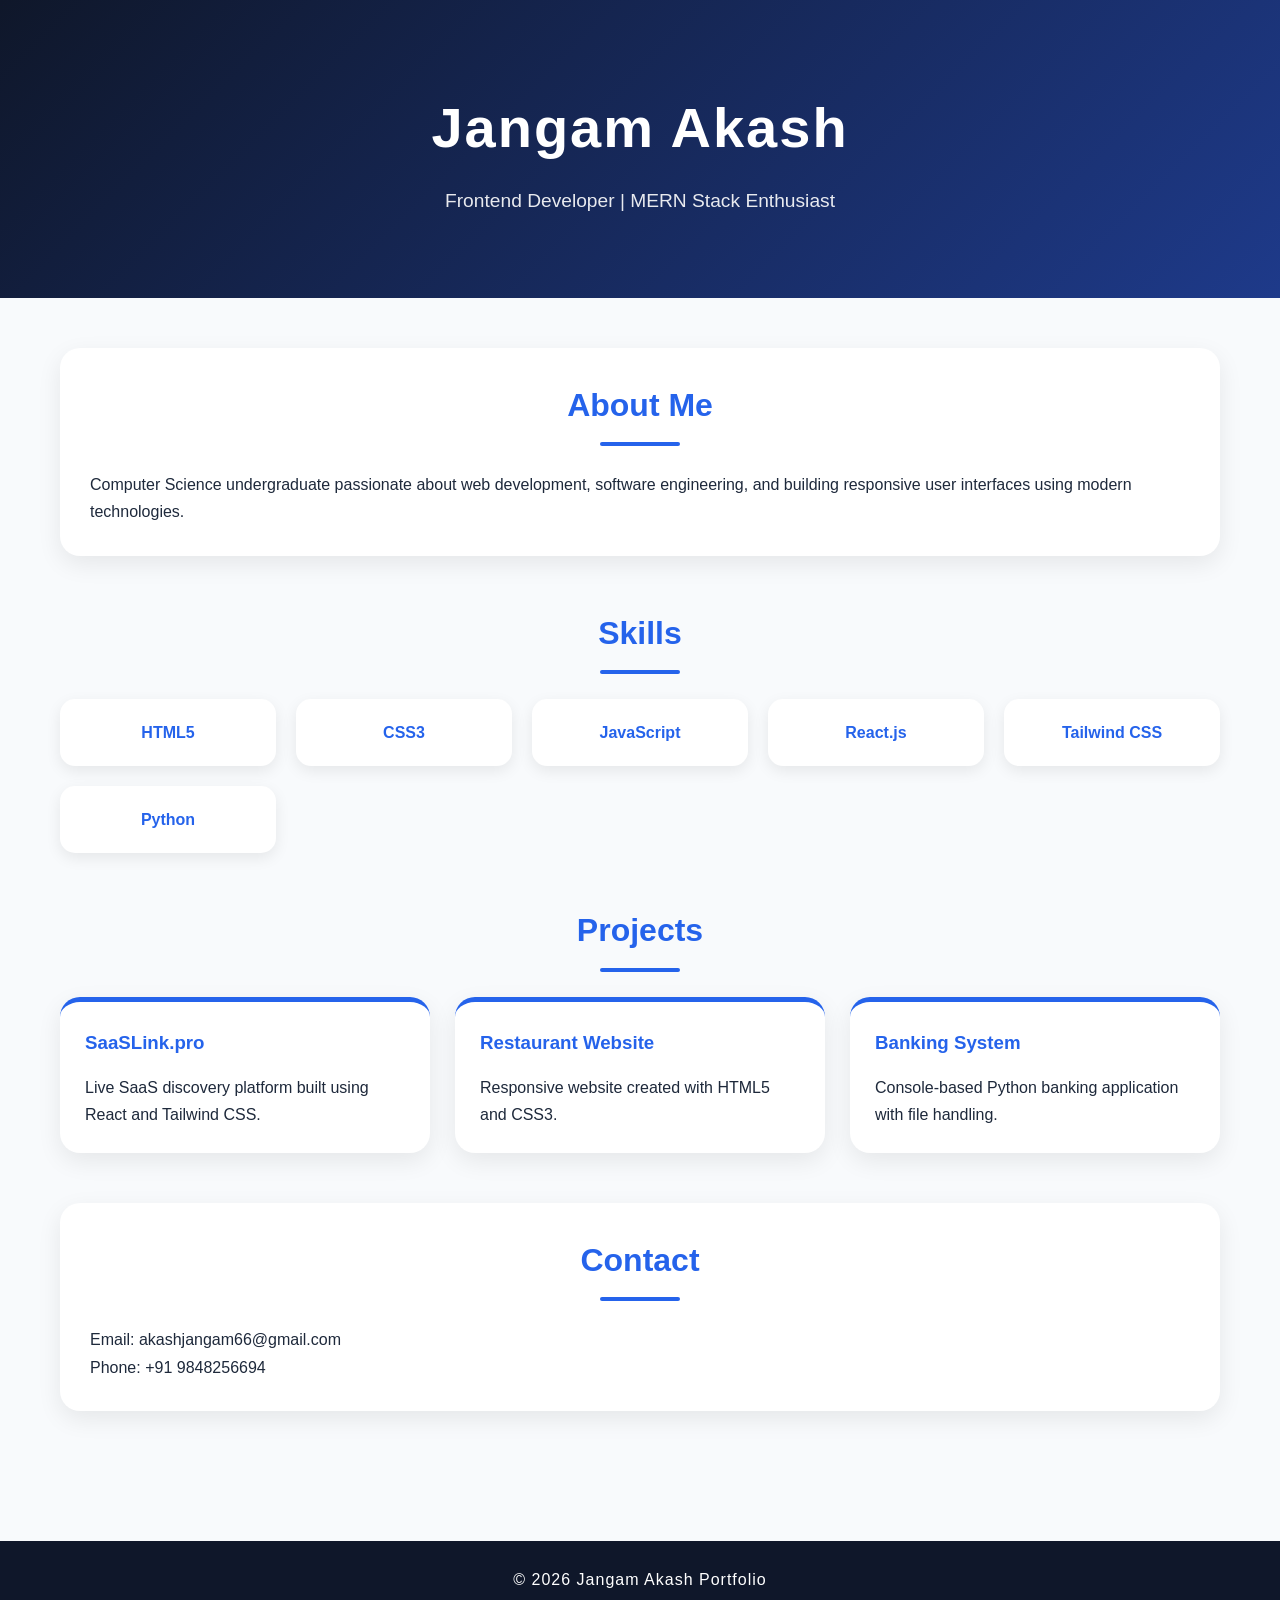
<file: day 11/index.html>
<!DOCTYPE html>
<html lang="en">
<head>
    <meta charset="UTF-8">
    <meta name="viewport" content="width=device-width, initial-scale=1.0">
    <title>Jangam Akash Portfolio</title>
    <link rel="stylesheet" href="style.css">
</head>
<body>

    <header>
        <h1>Jangam Akash</h1>
        <p>Frontend Developer | MERN Stack Enthusiast</p>
    </header>

    <main>

        <section class="card">
            <h2>About Me</h2>
            <p>
                Computer Science undergraduate passionate about web development,
                software engineering, and building responsive user interfaces
                using modern technologies.
            </p>
        </section>

        <section>
            <h2>Skills</h2>

            <div class="skills-container">
                <div class="skill-card">HTML5</div>
                <div class="skill-card">CSS3</div>
                <div class="skill-card">JavaScript</div>
                <div class="skill-card">React.js</div>
                <div class="skill-card">Tailwind CSS</div>
                <div class="skill-card">Python</div>
            </div>
        </section>

        <section>
            <h2>Projects</h2>

            <div class="projects-container">

                <div class="project-card">
                    <h3>SaaSLink.pro</h3>
                    <p>Live SaaS discovery platform built using React and Tailwind CSS.</p>
                </div>

                <div class="project-card">
                    <h3>Restaurant Website</h3>
                    <p>Responsive website created with HTML5 and CSS3.</p>
                </div>

                <div class="project-card">
                    <h3>Banking System</h3>
                    <p>Console-based Python banking application with file handling.</p>
                </div>

            </div>
        </section>

        <section class="card">
            <h2>Contact</h2>
            <p>Email: akashjangam66@gmail.com</p>
            <p>Phone: +91 9848256694</p>
        </section>

    </main>

    <footer>
        <p>&copy; 2026 Jangam Akash Portfolio</p>
    </footer>

</body>
</html>
</file>
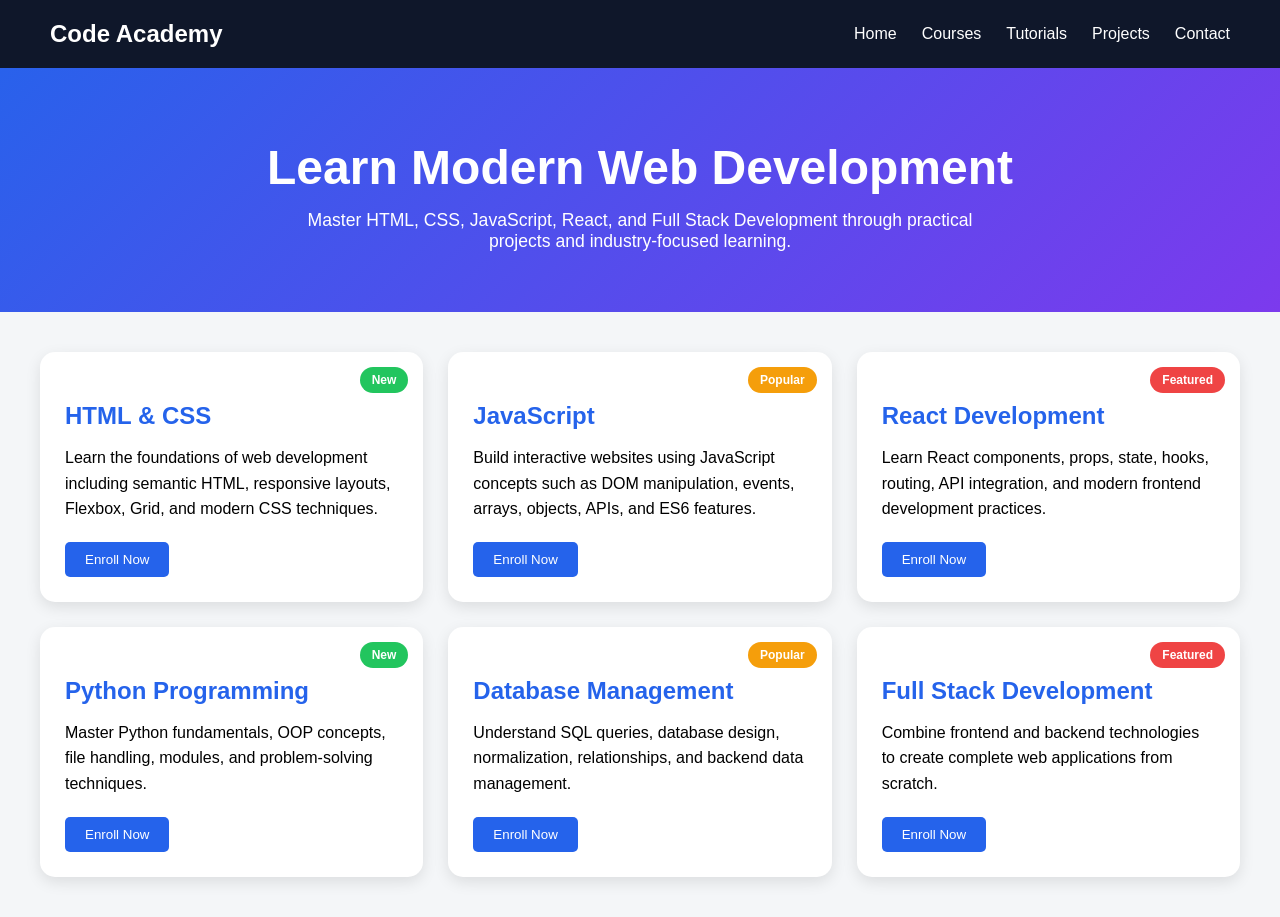
<file: day 12/index.html>
<!DOCTYPE html>
<html lang="en">
<head>
    <meta charset="UTF-8">
    <meta name="viewport" content="width=device-width, initial-scale=1.0">
    <title>Navbar and Badges</title>
    <link rel="stylesheet" href="style.css">
</head>
<body>

    <nav class="navbar">
        <div class="logo">Code Academy</div>

        <ul class="nav-links">
            <li><a href="#">Home</a></li>
            <li><a href="#">Courses</a></li>
            <li><a href="#">Tutorials</a></li>
            <li><a href="#">Projects</a></li>
            <li><a href="#">Contact</a></li>
        </ul>
    </nav>

    <header class="hero">
        <h1>Learn Modern Web Development</h1>
        <p>
            Master HTML, CSS, JavaScript, React, and Full Stack Development
            through practical projects and industry-focused learning.
        </p>
    </header>

    <main class="cards-container">

        <div class="card">
            <span class="badge new">New</span>

            <h2>HTML & CSS</h2>

            <p>
                Learn the foundations of web development including semantic HTML,
                responsive layouts, Flexbox, Grid, and modern CSS techniques.
            </p>

            <button>Enroll Now</button>
        </div>

        <div class="card">
            <span class="badge popular">Popular</span>

            <h2>JavaScript</h2>

            <p>
                Build interactive websites using JavaScript concepts such as
                DOM manipulation, events, arrays, objects, APIs, and ES6 features.
            </p>

            <button>Enroll Now</button>
        </div>

        <div class="card">
            <span class="badge featured">Featured</span>

            <h2>React Development</h2>

            <p>
                Learn React components, props, state, hooks, routing,
                API integration, and modern frontend development practices.
            </p>

            <button>Enroll Now</button>
        </div>

        <div class="card">
            <span class="badge new">New</span>

            <h2>Python Programming</h2>

            <p>
                Master Python fundamentals, OOP concepts, file handling,
                modules, and problem-solving techniques.
            </p>

            <button>Enroll Now</button>
        </div>

        <div class="card">
            <span class="badge popular">Popular</span>

            <h2>Database Management</h2>

            <p>
                Understand SQL queries, database design, normalization,
                relationships, and backend data management.
            </p>

            <button>Enroll Now</button>
        </div>

        <div class="card">
            <span class="badge featured">Featured</span>

            <h2>Full Stack Development</h2>

            <p>
                Combine frontend and backend technologies to create complete
                web applications from scratch.
            </p>

            <button>Enroll Now</button>
        </div>

    </main>

</body>
</html>
</file>
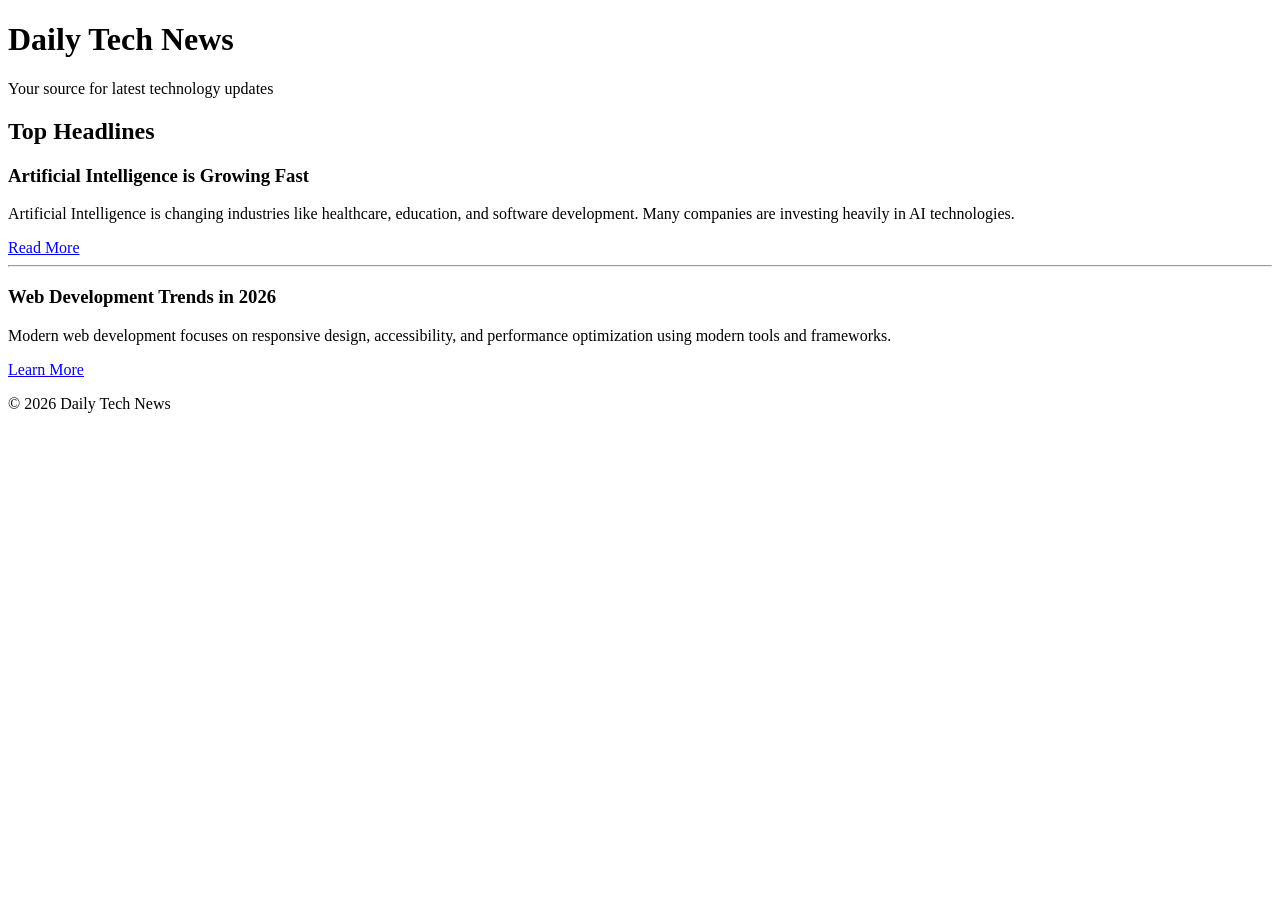
<file: day 4/index.html>
<!DOCTYPE html>
<html lang="en">

<head>
    <meta charset="UTF-8">
    <meta name="viewport" content="width=device-width, initial-scale=1.0">
    <title>News Article Layout</title>
</head>

<body>

    <!-- Header Section -->
    <header>
        <h1>Daily Tech News</h1>
        <p>Your source for latest technology updates</p>
    </header>

    <!-- Main Content -->
    <main>

        <!-- News Section -->
        <section>

            <h2>Top Headlines</h2>

            <!-- Article 1 -->
            <article>
                <h3>Artificial Intelligence is Growing Fast</h3>

                <p>
                    Artificial Intelligence is changing industries like healthcare,
                    education, and software development. Many companies are investing
                    heavily in AI technologies.
                </p>

                <a href="https://openai.com/" target="_blank">
                    Read More
                </a>
            </article>

            <hr>

            <!-- Article 2 -->
            <article>
                <h3>Web Development Trends in 2026</h3>

                <p>
                    Modern web development focuses on responsive design,
                    accessibility, and performance optimization using modern tools
                    and frameworks.
                </p>

                <a href="https://developer.mozilla.org/" target="_blank">
                    Learn More
                </a>
            </article>

        </section>

    </main>

    <!-- Footer -->
    <footer>
        <p>&copy; 2026 Daily Tech News</p>
    </footer>

</body>

</html>
</file>
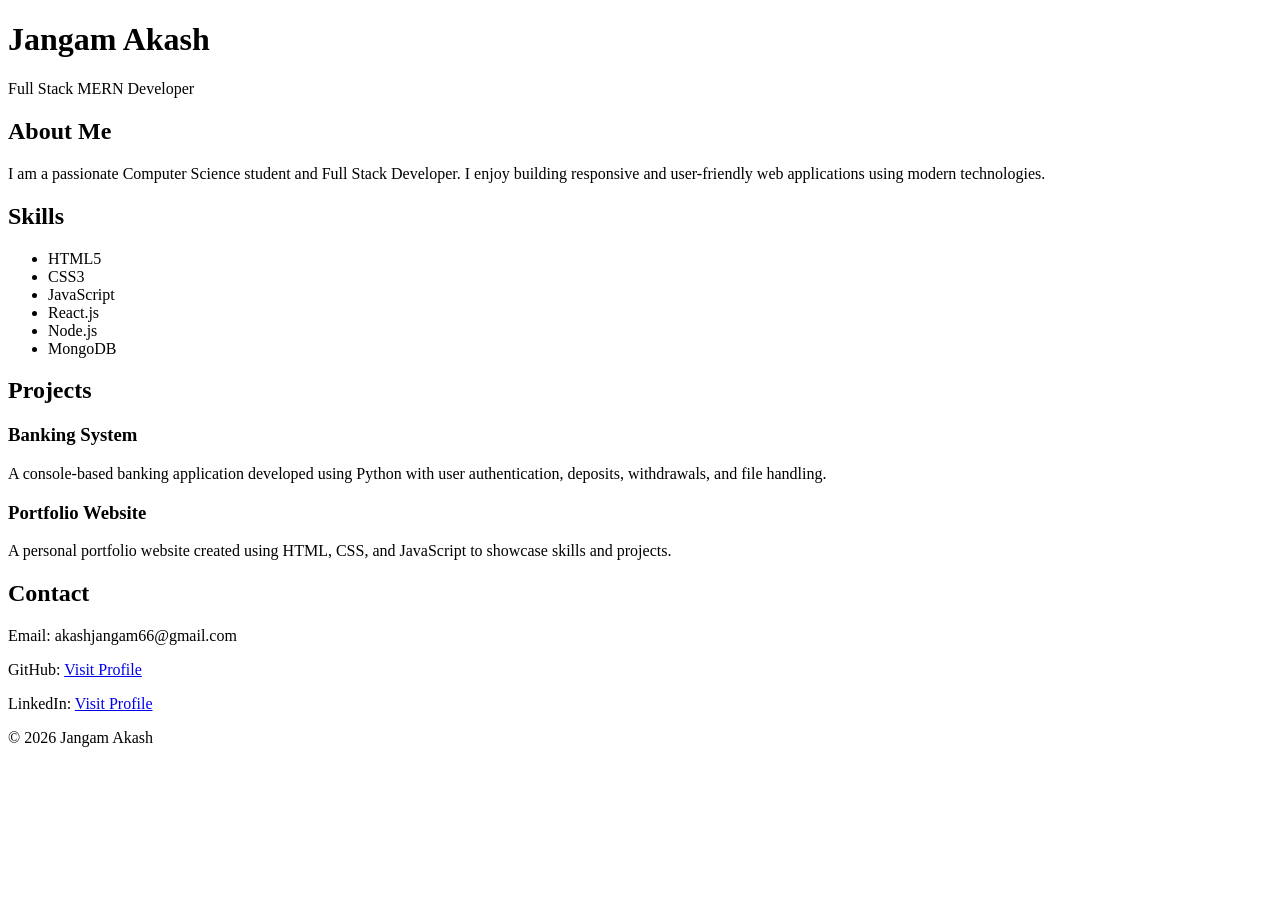
<file: day 5/index.html>
<!DOCTYPE html>
<html lang="en">

<head>
    <meta charset="UTF-8">
    <meta name="viewport" content="width=device-width, initial-scale=1.0">
    <title>My Portfolio</title>
</head>

<body>

    <!-- Header Section -->
    <header>
        <h1>Jangam Akash</h1>
        <p>Full Stack MERN Developer</p>
    </header>

    <!-- Main Content -->
    <main>

        <!-- About Section -->
        <section>
            <h2>About Me</h2>

            <p>
                I am a passionate Computer Science student and Full Stack Developer.
                I enjoy building responsive and user-friendly web applications using
                modern technologies.
            </p>
        </section>

        <!-- Skills Section -->
        <section>
            <h2>Skills</h2>

            <ul>
                <li>HTML5</li>
                <li>CSS3</li>
                <li>JavaScript</li>
                <li>React.js</li>
                <li>Node.js</li>
                <li>MongoDB</li>
            </ul>
        </section>

        <!-- Projects Section -->
        <section>
            <h2>Projects</h2>

            <article>
                <h3>Banking System</h3>

                <p>
                    A console-based banking application developed using Python with
                    user authentication, deposits, withdrawals, and file handling.
                </p>
            </article>

            <article>
                <h3>Portfolio Website</h3>

                <p>
                    A personal portfolio website created using HTML, CSS, and JavaScript
                    to showcase skills and projects.
                </p>
            </article>
        </section>

        <!-- Contact Section -->
        <section>
            <h2>Contact</h2>

            <p>Email: akashjangam66@gmail.com</p>

            <p>
                GitHub:
                <a href="https://github.com/akashjangam/akashjangam" target="_blank">
                    Visit Profile
                </a>
            </p>

            <p>
                LinkedIn:
                <a href="https://www.linkedin.com/in/akashjangam/" target="_blank">
                    Visit Profile
                </a>
            </p>
        </section>

    </main>

    <!-- Footer -->
    <footer>
        <p>&copy; 2026 Jangam Akash</p>
    </footer>

</body>

</html>
</file>
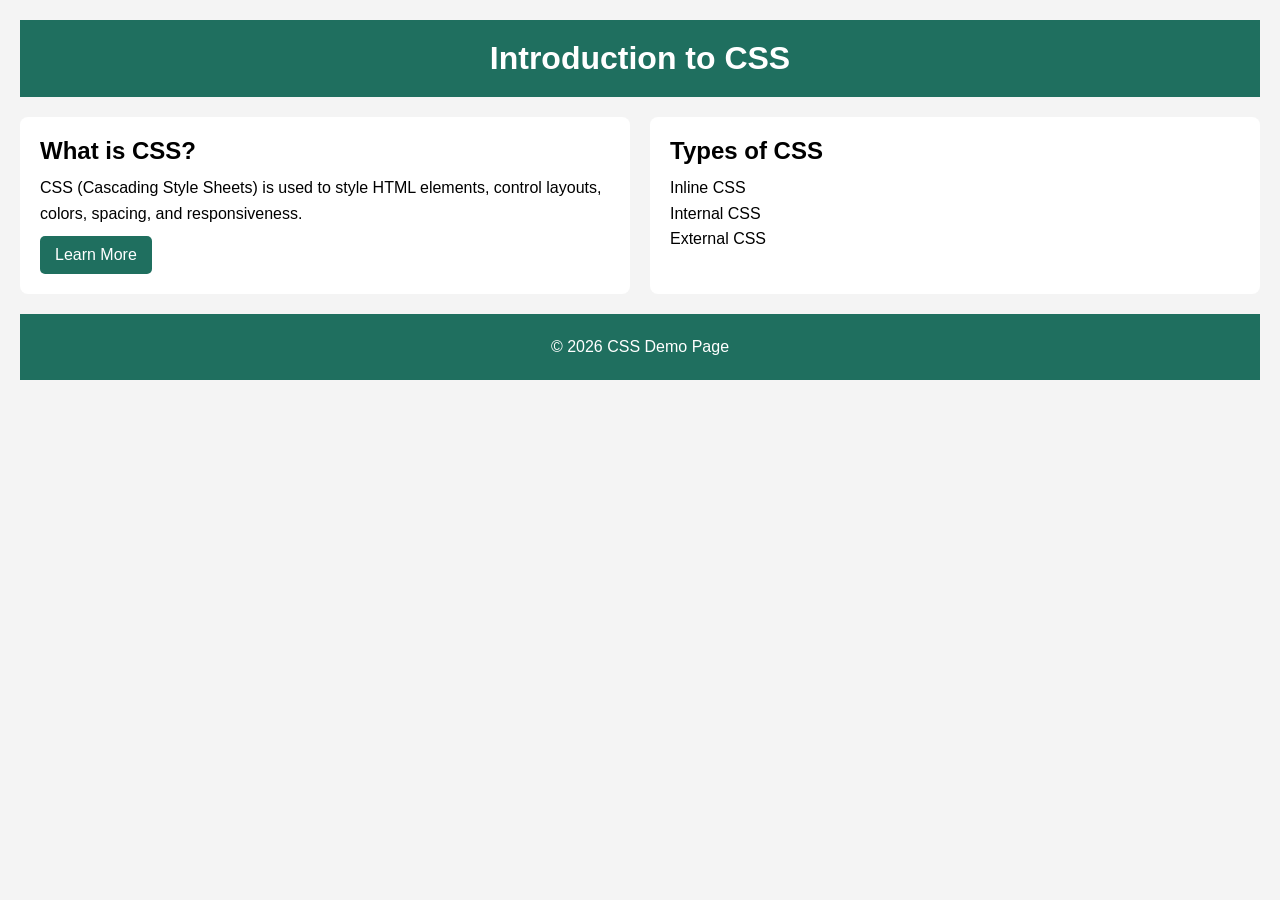
<file: day 7/index.html>
<!DOCTYPE html>
<html lang="en">
<head>
    <meta charset="UTF-8">
    <meta name="viewport" content="width=device-width, initial-scale=1.0">
    <title>CSS Concepts</title>
    <link rel="stylesheet" href="style.css">
</head>
<body>

    <header>
        <h1>Introduction to CSS</h1>
    </header>

    <main>
        <section class="card">
            <h2>What is CSS?</h2>
            <p>
                CSS (Cascading Style Sheets) is used to style HTML elements,
                control layouts, colors, spacing, and responsiveness.
            </p>

            <a href="#">Learn More</a>
        </section>

        <section class="card">
            <h2>Types of CSS</h2>
            <ul>
                <li>Inline CSS</li>
                <li>Internal CSS</li>
                <li>External CSS</li>
            </ul>
        </section>
    </main>

    <footer>
        <p>&copy; 2026 CSS Demo Page</p>
    </footer>

</body>
</html>
</file>
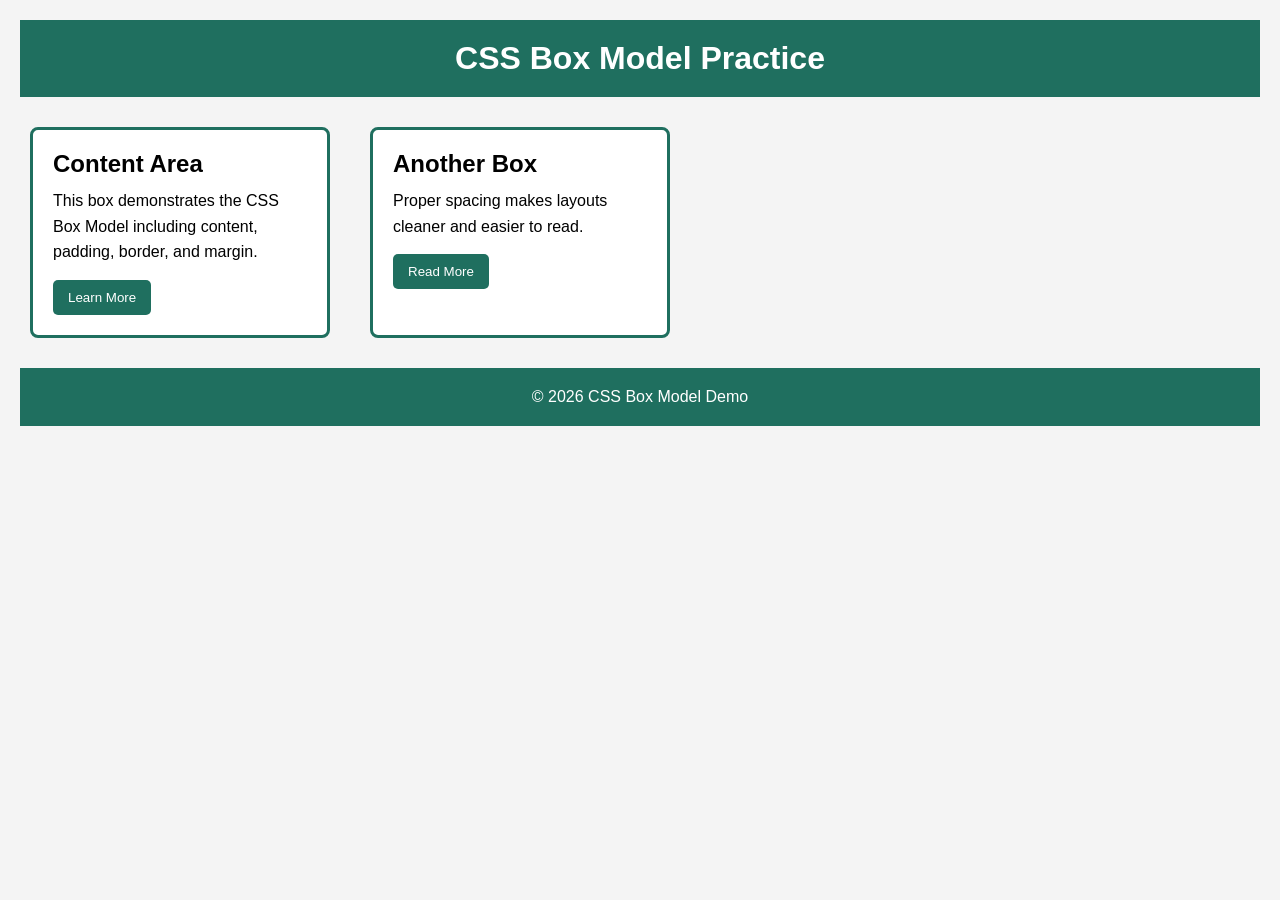
<file: day 8/index.html>
<!DOCTYPE html>
<html lang="en">
<head>
    <meta charset="UTF-8">
    <meta name="viewport" content="width=device-width, initial-scale=1.0">
    <title>Box Model Practice</title>
    <link rel="stylesheet" href="style.css">
</head>
<body>

    <header>
        <h1>CSS Box Model Practice</h1>
    </header>

    <main>
        <div class="box">
            <h2>Content Area</h2>
            <p>
                This box demonstrates the CSS Box Model including
                content, padding, border, and margin.
            </p>
            <button>Learn More</button>
        </div>

        <div class="box">
            <h2>Another Box</h2>
            <p>
                Proper spacing makes layouts cleaner and easier to read.
            </p>
            <button>Read More</button>
        </div>
    </main>

    <footer>
        <p>&copy; 2026 CSS Box Model Demo</p>
    </footer>

</body>
</html>
</file>
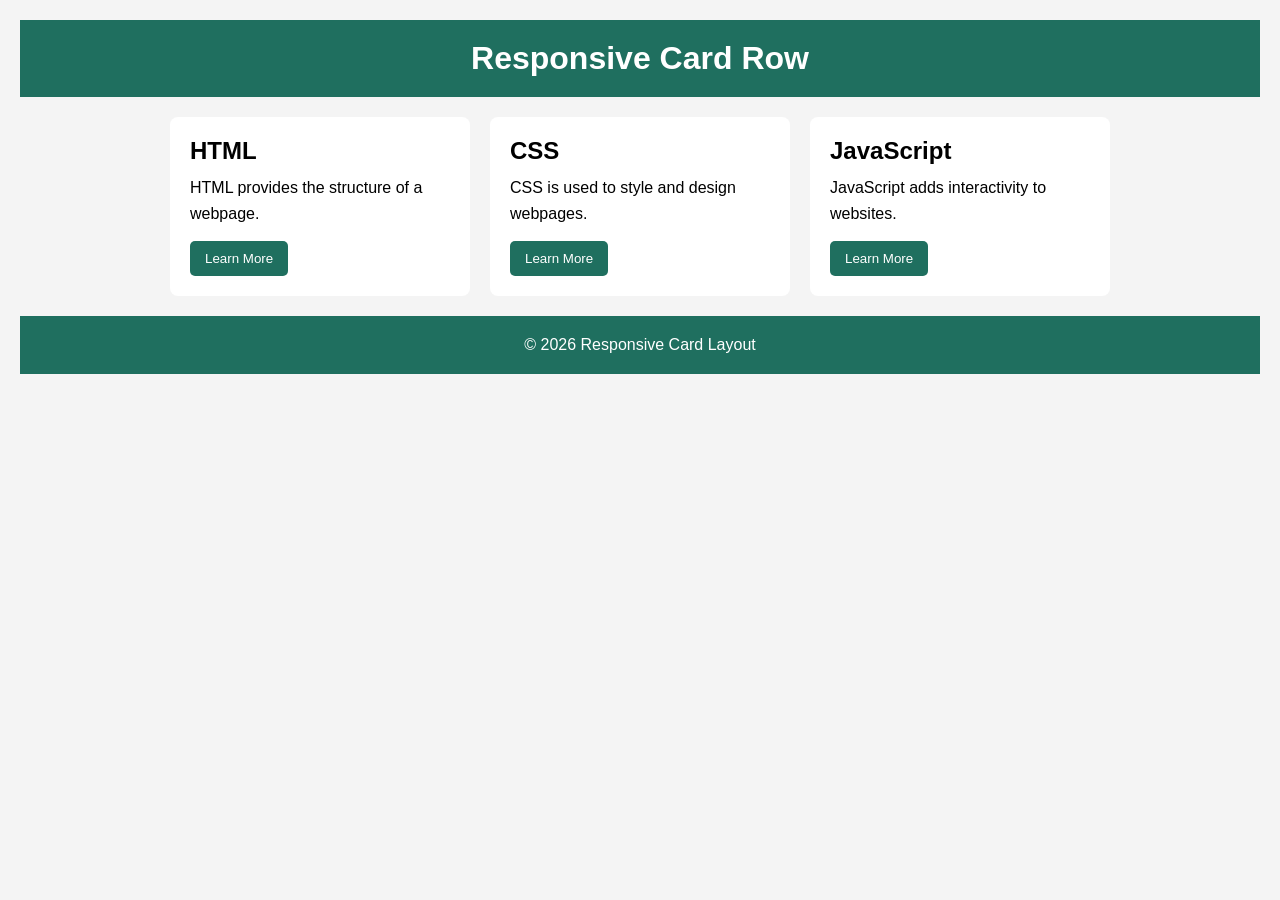
<file: day 9/index.html>
<!DOCTYPE html>
<html lang="en">
<head>
    <meta charset="UTF-8">
    <meta name="viewport" content="width=device-width, initial-scale=1.0">
    <title>Responsive Card Row</title>
    <link rel="stylesheet" href="style.css">
</head>
<body>

    <header>
        <h1>Responsive Card Row</h1>
    </header>

    <main class="container">
        <div class="card">
            <h2>HTML</h2>
            <p>HTML provides the structure of a webpage.</p>
            <button>Learn More</button>
        </div>

        <div class="card">
            <h2>CSS</h2>
            <p>CSS is used to style and design webpages.</p>
            <button>Learn More</button>
        </div>

        <div class="card">
            <h2>JavaScript</h2>
            <p>JavaScript adds interactivity to websites.</p>
            <button>Learn More</button>
        </div>
    </main>

    <footer>
        <p>&copy; 2026 Responsive Card Layout</p>
    </footer>

</body>
</html>
</file>
<file: day 11/style.css>
*{
    margin:0;
    padding:0;
    box-sizing:border-box;
}

html{
    scroll-behavior:smooth;
}

body{
    font-family:'Segoe UI',sans-serif;
    background:#f8fafc;
    color:#1e293b;
    line-height:1.7;
}

header{
    background:linear-gradient(135deg,#0f172a,#1e3a8a);
    color:white;
    text-align:center;
    padding:80px 20px;
}

header h1{
    font-size:3.5rem;
    margin-bottom:10px;
    letter-spacing:2px;
}

header p{
    font-size:1.2rem;
    opacity:0.9;
}

main{
    max-width:1200px;
    margin:auto;
    padding:50px 20px;
}

section{
    margin-bottom:50px;
}

h2{
    color:#2563eb;
    margin-bottom:25px;
    font-size:2rem;
    text-align:center;
    position:relative;
}

h2::after{
    content:"";
    width:80px;
    height:4px;
    background:#2563eb;
    display:block;
    margin:10px auto;
    border-radius:10px;
}

.card{
    background:white;
    padding:30px;
    border-radius:20px;
    box-shadow:0 8px 25px rgba(0,0,0,0.08);
    transition:0.3s;
}

.card:hover{
    transform:translateY(-8px);
}

.skills-container{
    display:grid;
    grid-template-columns:repeat(auto-fit,minmax(180px,1fr));
    gap:20px;
}

.skill-card{
    background:white;
    color:#2563eb;
    padding:20px;
    text-align:center;
    border-radius:15px;
    font-weight:bold;
    box-shadow:0 5px 15px rgba(0,0,0,0.08);
    transition:0.3s;
    cursor:pointer;
}

.skill-card:hover{
    background:#2563eb;
    color:white;
    transform:scale(1.05);
}

.projects-container{
    display:grid;
    grid-template-columns:repeat(auto-fit,minmax(300px,1fr));
    gap:25px;
}

.project-card{
    background:white;
    padding:25px;
    border-radius:20px;
    box-shadow:0 8px 25px rgba(0,0,0,0.08);
    transition:0.3s;
    border-top:5px solid #2563eb;
}

.project-card:hover{
    transform:translateY(-10px);
    box-shadow:0 15px 35px rgba(37,99,235,0.2);
}

.project-card h3{
    color:#2563eb;
    margin-bottom:15px;
}

.contact{
    background:white;
    padding:30px;
    border-radius:20px;
    text-align:center;
    box-shadow:0 8px 25px rgba(0,0,0,0.08);
}

.contact p{
    margin:10px 0;
    font-size:1.1rem;
}

footer{
    background:#0f172a;
    color:white;
    text-align:center;
    padding:25px;
    margin-top:30px;
}

footer p{
    letter-spacing:1px;
}

@media(max-width:992px){

    header h1{
        font-size:2.8rem;
    }

    h2{
        font-size:1.8rem;
    }
}

@media(max-width:768px){

    header{
        padding:60px 15px;
    }

    header h1{
        font-size:2.2rem;
    }

    header p{
        font-size:1rem;
    }

    main{
        padding:30px 15px;
    }

    .card,
    .project-card,
    .contact{
        padding:20px;
    }
}

@media(max-width:480px){

    header h1{
        font-size:1.8rem;
    }

    h2{
        font-size:1.5rem;
    }

    .skills-container,
    .projects-container{
        grid-template-columns:1fr;
    }
}
</file>
<file: day 12/style.css>
*{
    margin:0;
    padding:0;
    box-sizing:border-box;
}

body{
    font-family:'Segoe UI',sans-serif;
    background:#f4f6f8;
}

.navbar{
    position:fixed;
    top:0;
    width:100%;
    background:#0f172a;
    color:white;
    display:flex;
    justify-content:space-between;
    align-items:center;
    padding:20px 50px;
    z-index:1000;
}

.logo{
    font-size:1.5rem;
    font-weight:bold;
}

.nav-links{
    display:flex;
    list-style:none;
    gap:25px;
}

.nav-links a{
    text-decoration:none;
    color:white;
    transition:0.3s;
}

.nav-links a:hover{
    color:#38bdf8;
}

.hero{
    padding:140px 20px 60px;
    text-align:center;
    background:linear-gradient(135deg,#2563eb,#7c3aed);
    color:white;
}

.hero h1{
    font-size:3rem;
    margin-bottom:15px;
}

.hero p{
    max-width:700px;
    margin:auto;
    font-size:1.1rem;
}

.cards-container{
    display:grid;
    grid-template-columns:repeat(3,1fr);
    gap:25px;
    padding:40px;
}

.card{
    position:relative;
    background:white;
    padding:25px;
    border-radius:15px;
    box-shadow:0 5px 15px rgba(0,0,0,0.1);
    transition:0.3s;
}

.card:hover{
    transform:translateY(-8px);
}

.badge{
    position:absolute;
    top:15px;
    right:15px;
    color:white;
    padding:6px 12px;
    border-radius:20px;
    font-size:12px;
    font-weight:bold;
}

.new{
    background:#22c55e;
}

.popular{
    background:#f59e0b;
}

.featured{
    background:#ef4444;
}

.card h2{
    margin-top:25px;
    margin-bottom:15px;
    color:#2563eb;
}

.card p{
    margin-bottom:20px;
    line-height:1.6;
}

button{
    background:#2563eb;
    color:white;
    border:none;
    padding:10px 20px;
    border-radius:5px;
    cursor:pointer;
}

button:hover{
    background:#1d4ed8;
}

@media(max-width:768px){

    .navbar{
        flex-direction:column;
        gap:15px;
        padding:15px;
    }

    .nav-links{
        flex-direction:column;
        text-align:center;
    }

    .hero h1{
        font-size:2rem;
    }

    .cards-container{
        grid-template-columns:1fr;
        padding:20px;
    }

}
</file>
<file: day 7/style.css>
* {
    margin: 0;
    padding: 0;
    box-sizing: border-box;
}

body {
    font-family: Arial, sans-serif;
    background-color: #f4f4f4;
    padding: 20px;
}

header,
footer {
    background-color: #1f6f5f;
    color: white;
    text-align: center;
    padding: 20px;
}

main {
    display: flex;
    gap: 20px;
    margin: 20px 0;
}

.card {
    flex: 1;
    background: white;
    padding: 20px;
    border-radius: 8px;
}
.card ul li{
    list-style: none;
}

h2 {
    margin-bottom: 10px;
}

p,
li {
    line-height: 1.6;
}

a {
    display: inline-block;
    margin-top: 10px;
    text-decoration: none;
    background: #1f6f5f;
    color: white;
    padding: 10px 15px;
    border-radius: 5px;
}

a:hover,
a:focus {
    background: #145247;
}


@media (max-width: 768px) {
    main {
        flex-direction: column;
    }
}
</file>
<file: day 8/style.css>
* {
    margin: 0;
    padding: 0;
    box-sizing: border-box;
}

body {
    font-family: Arial, sans-serif;
    background-color: #f4f4f4;
    padding: 20px;
}

header,
footer {
    background-color: #1f6f5f;
    color: white;
    text-align: center;
    padding: 20px;
}

main {
    display: flex;
    gap: 20px;
    margin: 20px 0;
}

.box {
    background-color: white;
    width: 300px;
    padding: 20px;
    border: 3px solid #1f6f5f;
    margin: 10px;
    border-radius: 8px;
}

.box h2 {
    margin-bottom: 10px;
}

.box p {
    margin-bottom: 15px;
    line-height: 1.6;
}

button {
    background-color: #1f6f5f;
    color: white;
    border: none;
    padding: 10px 15px;
    cursor: pointer;
    border-radius: 5px;
}

button:hover,
button:focus {
    background-color: #145247;
}
@media (max-width: 768px) {
    main {
        flex-direction: column;
        align-items: center;
    }

    .box {
        width: 100%;
        max-width: 400px;
    }
}
</file>
<file: day 9/style.css>
* {
    margin: 0;
    padding: 0;
    box-sizing: border-box;
}

body {
    font-family: Arial, sans-serif;
    background-color: #f4f4f4;
    padding: 20px;
}

header,
footer {
    background-color: #1f6f5f;
    color: white;
    text-align: center;
    padding: 20px;
}

.container {
    display: flex;
    justify-content: center;
    align-items: stretch;
    gap: 20px;
    margin: 20px 0;
}

.card {
    background-color: white;
    padding: 20px;
    border-radius: 8px;
    width: 300px;
}

.card h2 {
    margin-bottom: 10px;
}

.card p {
    margin-bottom: 15px;
    line-height: 1.6;
}

button {
    background-color: #1f6f5f;
    color: white;
    border: none;
    padding: 10px 15px;
    border-radius: 5px;
    cursor: pointer;
}

button:hover,
button:focus {
    background-color: #145247;
}

@media (max-width: 768px) {
    .container {
        flex-direction: column;
        align-items: center;
    }

    .card {
        width: 100%;
        max-width: 400px;
    }
}
</file>
